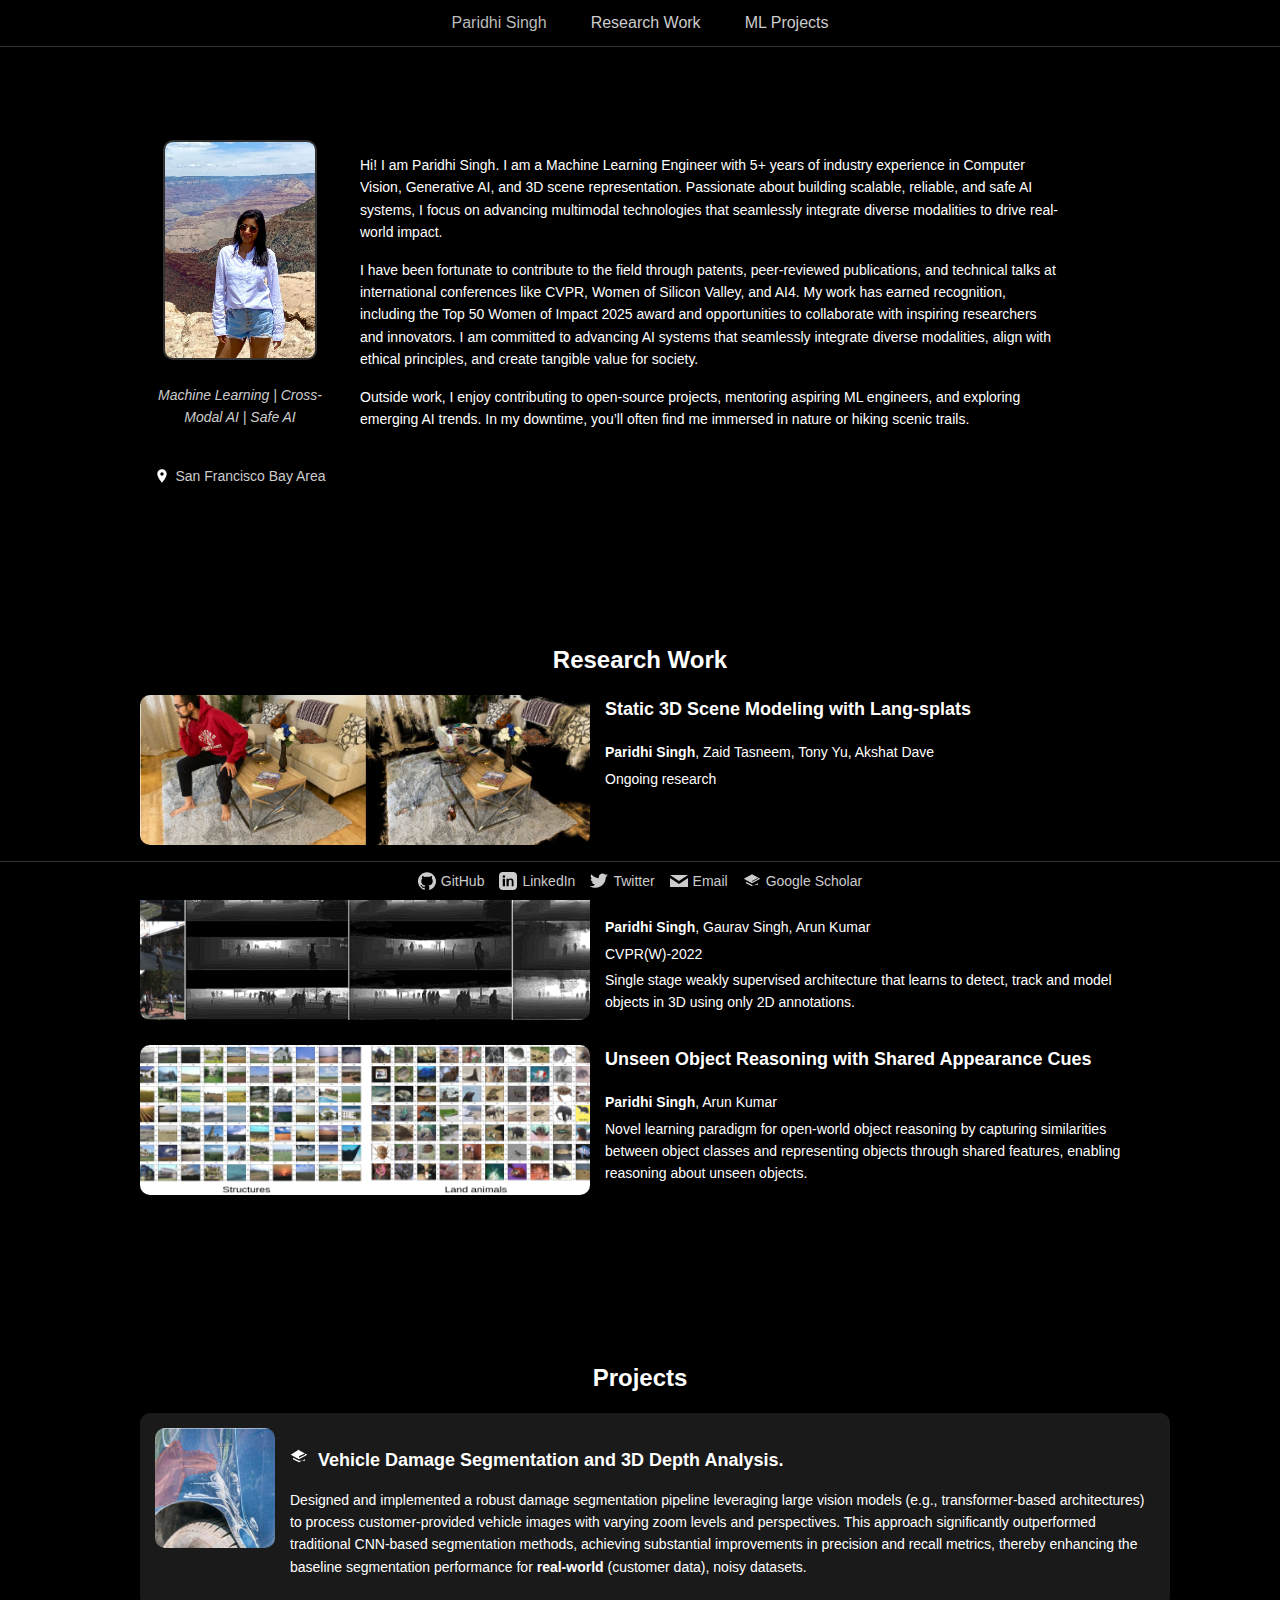
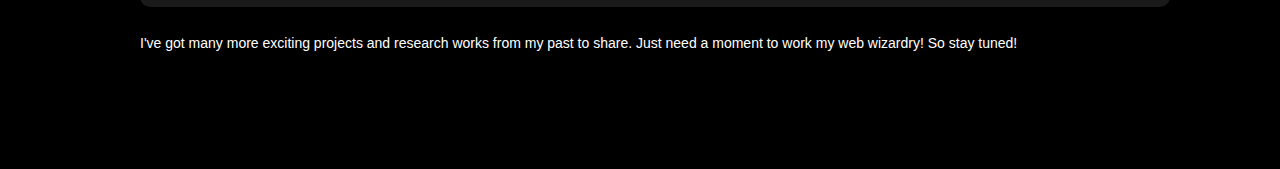
<file: index.html>
<!DOCTYPE html>
<html lang="en">
<head>
    <!-- Existing head content -->
    <meta charset="UTF-8">
    <meta name="viewport" content="width=device-width, initial-scale=1.0">
    <title>Pari Singh - ML Research Engineer</title>
    <meta name="description" content="Pari Singh's personal website showcasing ML research, projects, and professional background.">
    <link rel="stylesheet" href="assets/css/styles.css">
    <link rel="icon" href="favicon.ico" type="image/x-icon"> <!-- Optional: Add favicon -->

    <!-- Google Fonts -->
    <link rel="preconnect" href="https://fonts.googleapis.com">
    <link rel="preconnect" href="https://fonts.gstatic.com" crossorigin>
    <link href="https://fonts.googleapis.com/css2?family=Roboto:wght@400;700&family=Montserrat:wght@600&display=swap" rel="stylesheet">
</head>
<body>
    <!-- Navigation Tabs -->
    <nav class="main-nav">
        <ul>
            <li><a href="#bio" class="nav-link active">Paridhi Singh</a></li>
            <li><a href="#research" class="nav-link">Research Work</a></li>
            <li><a href="#projects" class="nav-link">ML Projects</a></li>
        </ul>
    </nav>

    <!-- Bio Section -->
    <section id="bio" class="section bio-section">
        <div class="bio-container">
            <!-- Profile Photo and Additional Info -->
            <div class="profile-container">
                <!-- Profile Photo -->
                <img src="images/profile_photo.jpeg" alt="Pari Singh's Profile Photo" class="profile-photo" loading="lazy">

                <!-- Description and Location -->
                <div class="additional-info">
                    <!-- Description -->
                    <p class="description">Machine Learning | Cross-Modal AI | Safe AI</p>

                    <!-- Location -->
                    <p class="location">
                        <!-- Location Pin SVG -->
                        <svg
                            xmlns="http://www.w3.org/2000/svg"
                            width="24"
                            height="24"
                            fill="#4CAF50"
                            viewBox="0 0 24 24"
                            class="location-icon"
                            aria-hidden="true"
                        >
                            <path d="M12 2C8.13 2 5 5.13 5 9c0 5.25 7 13 7 13s7-7.75 7-13c0-3.87-3.13-7-7-7zm0 9.5c-1.38 0-2.5-1.12-2.5-2.5S10.62 6.5 12 6.5 14.5 7.62 14.5 9 13.38 11.5 12 11.5z"/>
                        </svg>
                        San Francisco Bay Area
                    </p>
                </div>
            </div>

            <!-- Bio Content -->
            <div class="bio-content">
<!--                <h2>Bio</h2>-->
                <p>
                    Hi! I am Paridhi Singh. I am a Machine Learning Engineer with 5+ years of industry experience in Computer Vision, Generative AI, and 3D scene representation. Passionate about building scalable, reliable, and safe AI systems, I focus on advancing multimodal technologies that seamlessly integrate diverse modalities to drive real-world impact.
                </p>
                <p>
                    I have been fortunate to contribute to the field through patents, peer-reviewed publications, and technical talks at international conferences like CVPR, Women of Silicon Valley, and AI4. My work has earned recognition, including the Top 50 Women of Impact 2025 award and opportunities to collaborate with inspiring researchers and innovators. I am committed to advancing AI systems that seamlessly integrate diverse modalities, align with ethical principles, and create tangible value for society.
                </p>
                <p>
                    Outside work, I enjoy contributing to open-source projects, mentoring aspiring ML engineers, and exploring emerging AI trends. In my downtime, you’ll often find me immersed in nature or hiking scenic trails.
                </p>
            </div>
        </div>
    </section>

    <!-- Research Work Section -->
    <section id="research" class="section research-section">
        <h2>Research Work</h2>

        <!-- Paper 0 -->
        <div class="research-paper">
            <img src="images/paper0_image.png" alt="Static 3D Scene Modeling with Lang-splats" class="paper-image" loading="lazy">
            <div class="paper-details">
                <h3>Static 3D Scene Modeling with Lang-splats</h3>
                <p><strong>Paridhi Singh</strong>, Zaid Tasneem, Tony Yu, Akshat Dave</p>
                <p>Ongoing research</p>
            </div>
        </div>

        <!-- Paper 1 -->
        <div class="research-paper">
            <img src="images/paper1_image.png" alt="Objects as Spatio-Temporal 2.5D Points" class="paper-image" loading="lazy">
            <div class="paper-details">
                <h3>
                    <a href="https://arxiv.org/pdf/2212.02755" target="_blank">Objects as Spatio-Temporal 2.5D Points</a>
                </h3>
                <p><strong>Paridhi Singh</strong>, Gaurav Singh, Arun Kumar</p>
                <p>CVPR(W)-2022</p>
                <p>Single stage weakly supervised architecture that learns to detect,
                    track and model objects in 3D using only 2D annotations.</p>
            </div>
        </div>

        <!-- Paper 2 -->
        <div class="research-paper">
            <img src="images/paper2_image.png" alt="Unseen Object Reasoning with Shared Appearance Cues" class="paper-image" loading="lazy">
            <div class="paper-details">
                <h3>
                    <a href="https://arxiv.org/pdf/2406.15565" target="_blank">Unseen Object Reasoning with Shared Appearance Cues</a>
                </h3>
                <p><strong>Paridhi Singh</strong>, Arun Kumar</p>
                <p>Novel learning paradigm for open-world object reasoning by capturing similarities between
                    object classes and representing objects through shared features,
                    enabling reasoning about unseen objects.</p>
            </div>
        </div>

        <!-- Add more research papers as needed -->
    </section>

    <!-- Projects Section -->
    <section id="projects" class="section projects-section">
        <h2>Projects</h2>
        <div class="project">
            <img src="images/project1_image.png" alt="Project 1" class="project-image" loading="lazy">
            <div class="project-description">
                <h3>
                    <!-- Project Icon SVG -->
                    <svg xmlns="http://www.w3.org/2000/svg" width="20" height="20" fill="#4CAF50" viewBox="0 0 24 24" class="project-icon">
                        <path d="M12 2L1 9l11 6 11-6-11-6zm0 15v-6l8-4V9l-8 4v6l-8-4v-2l8 4v2l8-4v2z"/>
                    </svg>
                    Vehicle Damage Segmentation and 3D Depth Analysis.
                </h3>
                <p>Designed and implemented a robust damage segmentation pipeline leveraging large vision models
                    (e.g., transformer-based architectures) to process customer-provided vehicle images with
                    varying zoom levels and perspectives. This approach significantly outperformed traditional
                    CNN-based segmentation methods, achieving substantial improvements in precision and recall
                    metrics, thereby enhancing the baseline segmentation performance for <b>real-world </b>
                    (customer data), noisy datasets.</p>
            </div>
        </div>
        <!-- Bottom Teaser Section -->
        <section class="teaser-section">
            <p>I've got many more exciting projects and research works from my past to share.
                Just need a moment to work my web wizardry! So stay tuned!</p>
        </section>
        <!-- Add more projects as needed -->
    </section>

    <!-- Footer with Social Links -->
    <footer class="footer">
        <nav class="footer-social-links">
            <a href="https://github.com/Pari-singh" target="_blank" aria-label="Pari Singh's GitHub Profile">
                <!-- GitHub SVG Icon -->
                <svg xmlns="http://www.w3.org/2000/svg" width="24" height="24" fill="#4CAF50" viewBox="0 0 24 24" class="footer-social-icon">
                    <path d="M12 .297c-6.63 0-12 5.373-12
                    12 0 5.303 3.438 9.8 8.205 11.385.6.113.82-.258.82-.577
                    0-.285-.01-1.04-.015-2.04-3.338.726-4.033-1.416-4.033-1.416
                    -.546-1.387-1.333-1.756-1.333-1.756-1.089-.744.084-.729.084-.729
                    1.205.084 1.838 1.237 1.838 1.237 1.07 1.835 2.807 1.304 3.495.997
                    .108-.775.418-1.305.762-1.604-2.665-.3-5.466-1.332-5.466-5.93
                    0-1.31.467-2.38 1.235-3.22-.135-.303-.54-1.523.105-3.176
                    0 0 1.005-.322 3.3 1.23a11.52 11.52 0 0 1 3.003-.404
                    c1.02.005 2.045.138 3.003.404 2.28-1.552 3.285-1.23
                    3.285-1.23.645 1.653.24 2.873.12 3.176.77.84 1.23 1.91
                    1.23 3.22 0 4.61-2.805 5.625-5.475 5.92.43.372.81 1.102
                    .81 2.222v3.293c0 .32.21.694.825.576C20.565 22.092 24 17.592
                    24 12.297c0-6.627-5.373-12-12-12z"/>
                </svg>
                GitHub
            </a>
            <a href="https://www.linkedin.com/in/paridhisingh/" target="_blank" aria-label="Pari Singh's LinkedIn Profile">
                <!-- LinkedIn SVG Icon -->
                <svg xmlns="http://www.w3.org/2000/svg" width="24" height="24" fill="#4CAF50" viewBox="0 0 24 24" class="footer-social-icon">
                    <path d="M19 0h-14c-2.761 0-5 2.239-5
                    5v14c0 2.761 2.239 5 5 5h14c2.761 0
                    5-2.239 5-5v-14c0-2.761-2.239-5-5-5zm-11
                    19h-3v-10h3v10zm-1.5-11.268c-.966
                    0-1.75-.784-1.75-1.75s.784-1.75
                    1.75-1.75 1.75.784
                    1.75 1.75-.784 1.75-1.75
                    1.75zm13.5 11.268h-3v-5.604c0-1.337-.027-3.07-1.871-3.07-1.872
                    0-2.157 1.462-2.157 2.973v5.698h-3v-10h2.881v1.367h.041c.401-.758
                    1.381-1.558 2.839-1.558 3.037 0 3.6 2 3.6 4.596v5.6z"/>
                </svg>
                LinkedIn
            </a>
            <a href="https://x.com/redrox96" target="_blank" aria-label="Pari Singh's Twitter Profile">
                <!-- Twitter SVG Icon -->
                <svg xmlns="http://www.w3.org/2000/svg" width="24" height="24" fill="#4CAF50" viewBox="0 0 24 24" class="footer-social-icon">
                    <path d="M24 4.557a9.83 9.83 0 0 1-2.828.775
                    4.932 4.932 0 0 0 2.165-2.724
                    9.864 9.864 0 0 1-3.127 1.195
                    4.916 4.916 0 0 0-8.384 4.482
                    c-4.083-.205-7.7-2.158-10.126-5.134
                    a4.822 4.822 0 0 0-.666 2.475
                    c0 1.708.87 3.213 2.188 4.096
                    a4.904 4.904 0 0 1-2.228-.616
                    c-.054 1.998 1.408 3.872 3.477 4.287
                    a4.935 4.935 0 0 1-2.224.084
                    c.626 1.956 2.444 3.377 4.6 3.416
                    a9.867 9.867 0 0 1-6.102 2.104
                    c-.396 0-.787-.023-1.175-.069
                    a13.945 13.945 0 0 0 7.548 2.212
                    c9.057 0 14-7.496 14-13.986
                    0-.21-.005-.423-.014-.634
                    A9.935 9.935 0 0 0 24 4.557z"/>
                </svg>
                Twitter
            </a>
            <a href="mailto:pari.mlresearch@gmail.com" aria-label="Send an Email to Pari Singh">
                <!-- Email SVG Icon -->
                <svg xmlns="http://www.w3.org/2000/svg" width="24" height="24" fill="#4CAF50" viewBox="0 0 24 24" class="footer-social-icon">
                    <path d="M0 4v16h24V4H0zm12 12l-12-8v-4l12 8
                    12-8v4l-12 8z"/>
                </svg>
                Email
            </a>
            <a href="https://scholar.google.com/citations?user=ztqPa3sAAAAJ&hl=en&authuser=1" target="_blank" aria-label="Pari Singh's Google Scholar Profile">
                <!-- Graduation Cap SVG Icon -->
                <svg xmlns="http://www.w3.org/2000/svg" width="24" height="24" fill="#4CAF50" viewBox="0 0 24 24" class="footer-social-icon">
                    <path d="M12 3L1 9l11 6 11-6-11-6zm0
                    15v-6l8-4V9l-8 4v6l-8-4v-2l8 4v2l8-4v2z"/>
                </svg>
                Google Scholar
            </a>
        </nav>
    </footer>

    <!-- Optional: Smooth Scroll JavaScript -->
    <script>
        // Add smooth scrolling to all nav links
        document.querySelectorAll('a.nav-link').forEach(anchor => {
            anchor.addEventListener('click', function(e) {
                e.preventDefault();
                document.querySelector(this.getAttribute('href')).scrollIntoView({
                    behavior: 'smooth'
                });

                // Update active link
                document.querySelectorAll('a.nav-link').forEach(link => link.classList.remove('active'));
                this.classList.add('active');
            });
        });

        // Highlight active link based on scroll position
        window.addEventListener('scroll', () => {
            const sections = document.querySelectorAll('.section');
            const scrollPos = window.scrollY + 150; // Adjusted offset for better accuracy

            sections.forEach(section => {
                if (scrollPos >= section.offsetTop && scrollPos < section.offsetTop + section.offsetHeight) {
                    document.querySelectorAll('.nav-link').forEach(link => {
                        link.classList.remove('active');
                        if (link.getAttribute('href').substring(1) === section.getAttribute('id')) {
                            link.classList.add('active');
                        }
                    });
                }
            });
        });
    </script>
</body>
</html>
</file>
<file: assets/css/styles.css>
/* Define CSS Variables for Colors */
:root {
    --background-color: #000000;       /* Black */
    --secondary-background: #1A1A1A;   /* Dark Gray */
    --text-color: #FFFFFF;             /* White */
    --secondary-text-color: #CCCCCC;   /* Light Gray */
    --accent-color: #FFFFFF;           /* White */
    --secondary-accent: #DDDDDD;       /* Very Light Gray */
    --hover-color: #BBBBBB;            /* Medium Gray */
    --border-color: #333333;           /* Darker Gray */
}

/* Apply Background and Text Colors */
body {
    background-color: var(--background-color);
    color: var(--text-color);
    font-family: 'Segoe UI', Tahoma, Geneva, Verdana, sans-serif;
    font-size: 14px; /* Reduced base font size */
    line-height: 1.6;
    margin: 0;
    padding: 0;
    padding-bottom: 60px; /* Add padding to prevent footer overlap */
}

/* Navigation Tabs */
.main-nav {
    position: fixed;
    top: 0;
    width: 100%;
    background-color: var(--background-color);
    z-index: 1000;
    border-bottom: 1px solid var(--border-color);
}

.main-nav ul {
    list-style: none;
    display: flex;
    justify-content: center;
    margin: 0;
    padding: 10px 0;
}

.main-nav li {
    margin: 0 10px;
}

.main-nav .nav-link {
    color: var(--secondary-text-color);
    text-decoration: none;
    font-size: 16px; /* Reduced font size */
    padding: 6px 12px;
    transition: color 0.3s ease;
}

.main-nav .nav-link:hover,
.main-nav .nav-link.active {
    color: var(--hover-color);
}

/* Section Styling */
.section {
    padding: 80px 20px 40px 20px;
    max-width: 1000px;
    margin: 0 auto;
}

.bio-section {
    margin-top: 60px;
}

.bio-container {
    display: flex;
    align-items: flex-start;
    gap: 20px;
    flex-wrap: nowrap;
}

.profile-container {
    flex: 0 0 200px;
    display: flex;
    flex-direction: column;
    align-items: center;
    gap: 10px;
}

.profile-photo {
    width: 150px;
    height: auto;
    border-radius: 10px;
    object-fit: cover;
    border: 2px solid var(--border-color);
}

.additional-info {
    display: flex;
    flex-direction: column;
    align-items: center;
    gap: 8px;
}

.description {
    font-style: italic;
    color: var(--secondary-text-color);
    text-align: center;
    font-size: 14px;
}

.location {
    display: flex;
    align-items: center;
    font-size: 14px;
    color: var(--secondary-text-color);
}

.location-icon {
    margin-right: 5px;
    width: 16px;
    height: 16px;
    fill: var(--accent-color);
}

/* Bio Content */
.bio-content {
    flex: 1;
    max-width: 700px;
}

.bio-content h2,
.research-section h2,
.projects-section h2 {
    margin-bottom: 15px;
    font-size: 24px; /* Reduced font size */
    color: var(--accent-color);
    text-align: center;
}

.bio-content p {
    font-size: 14px; /* Reduced font size */
    margin-bottom: 15px;
    color: var(--text-color);
}

/* Research Papers Section */
.research-section {
    /* No changes needed here; it inherits from .section */
}

.research-paper {
    display: flex;
    align-items: flex-start;
    margin-bottom: 25px;
    /* Removed max-width to match the Bio section */
    /* Removed margin-left and margin-right auto */
    width: 100%; /* Ensures it takes full width of the parent */
}

.paper-image {
    width: 450px;
    height: 150px; /* Adjusted height */
    object-fit: cover;
    margin-right: 15px;
    border-radius: 10px;
}

.paper-details {
    flex: 1;
}

.paper-details h3 {
    margin-top: 0;
    font-size: 18px; /* Reduced font size */
    color: var(--accent-color);
}

.paper-details h3 a {
    color: var(--accent-color);
    text-decoration: none;
}

.paper-details h3 a:hover {
    color: var(--hover-color);
}

.paper-details p {
    margin: 4px 0;
    font-size: 14px; /* Reduced font size */
    color: var(--text-color);
}

/* Projects Section */
.projects-section {
    /* Inherits from .section */
}

.project {
    display: flex;
    align-items: flex-start;
    margin-bottom: 25px;
    background-color: var(--secondary-background);
    padding: 15px;
    border-radius: 10px;
    flex-wrap: wrap;
    /* Removed max-width to match the Bio section */
    width: 100%; /* Ensures it takes full width of the parent */
}

.project-image {
    width: 120px;
    height: 120px;
    object-fit: cover;
    border-radius: 10px;
    margin-right: 15px;
    flex-shrink: 0;
}

.project-description {
    flex: 1;
}

.project-description h3 {
    margin-bottom: 8px;
    font-size: 18px; /* Reduced font size */
    color: var(--accent-color);
}

.project-description .project-icon {
    margin-right: 5px;
    width: 18px;
    height: 18px;
    fill: var(--accent-color);
}

.project-description p {
    font-size: 14px; /* Reduced font size */
    color: var(--text-color);
}

/* Footer Styling */
.footer {
    position: fixed;
    bottom: 0;
    width: 100%;
    background-color: var(--background-color);
    color: var(--secondary-text-color);
    text-align: center;
    padding: 8px 0;
    border-top: 1px solid var(--border-color);
    z-index: 1000;
}

.footer-social-links {
    display: flex;
    justify-content: center;
    align-items: center;
    gap: 15px;
}

.footer-social-links a {
    display: flex;
    align-items: center;
    justify-content: center;
    color: var(--secondary-text-color);
    text-decoration: none;
    font-size: 14px; /* Reduced font size */
    transition: color 0.3s ease;
}

.footer-social-links a:hover {
    color: var(--hover-color);
}

.footer-social-icon {
    margin-right: 5px;
    width: 18px;
    height: 18px;
    fill: var(--secondary-text-color);
    transition: fill 0.3s ease;
}

.footer-social-links a:hover .footer-social-icon {
    fill: var(--hover-color);
}

/* Responsive Design */
@media (max-width: 768px) {
    .bio-container {
        flex-direction: column;
        align-items: center;
    }

    .profile-container {
        width: 100%;
    }

    .bio-content {
        width: 100%;
        text-align: center;
    }

    .research-paper,
    .project {
        flex-direction: column;
        align-items: center;
        text-align: center;
    }

    .paper-image,
    .project-image {
        margin-right: 0;
        margin-bottom: 15px;
    }
}

/* Optional: Focus States for Accessibility */
.nav-link:focus,
.footer-social-links a:focus {
    outline: 2px solid var(--hover-color);
    outline-offset: 2px;
}
</file>
